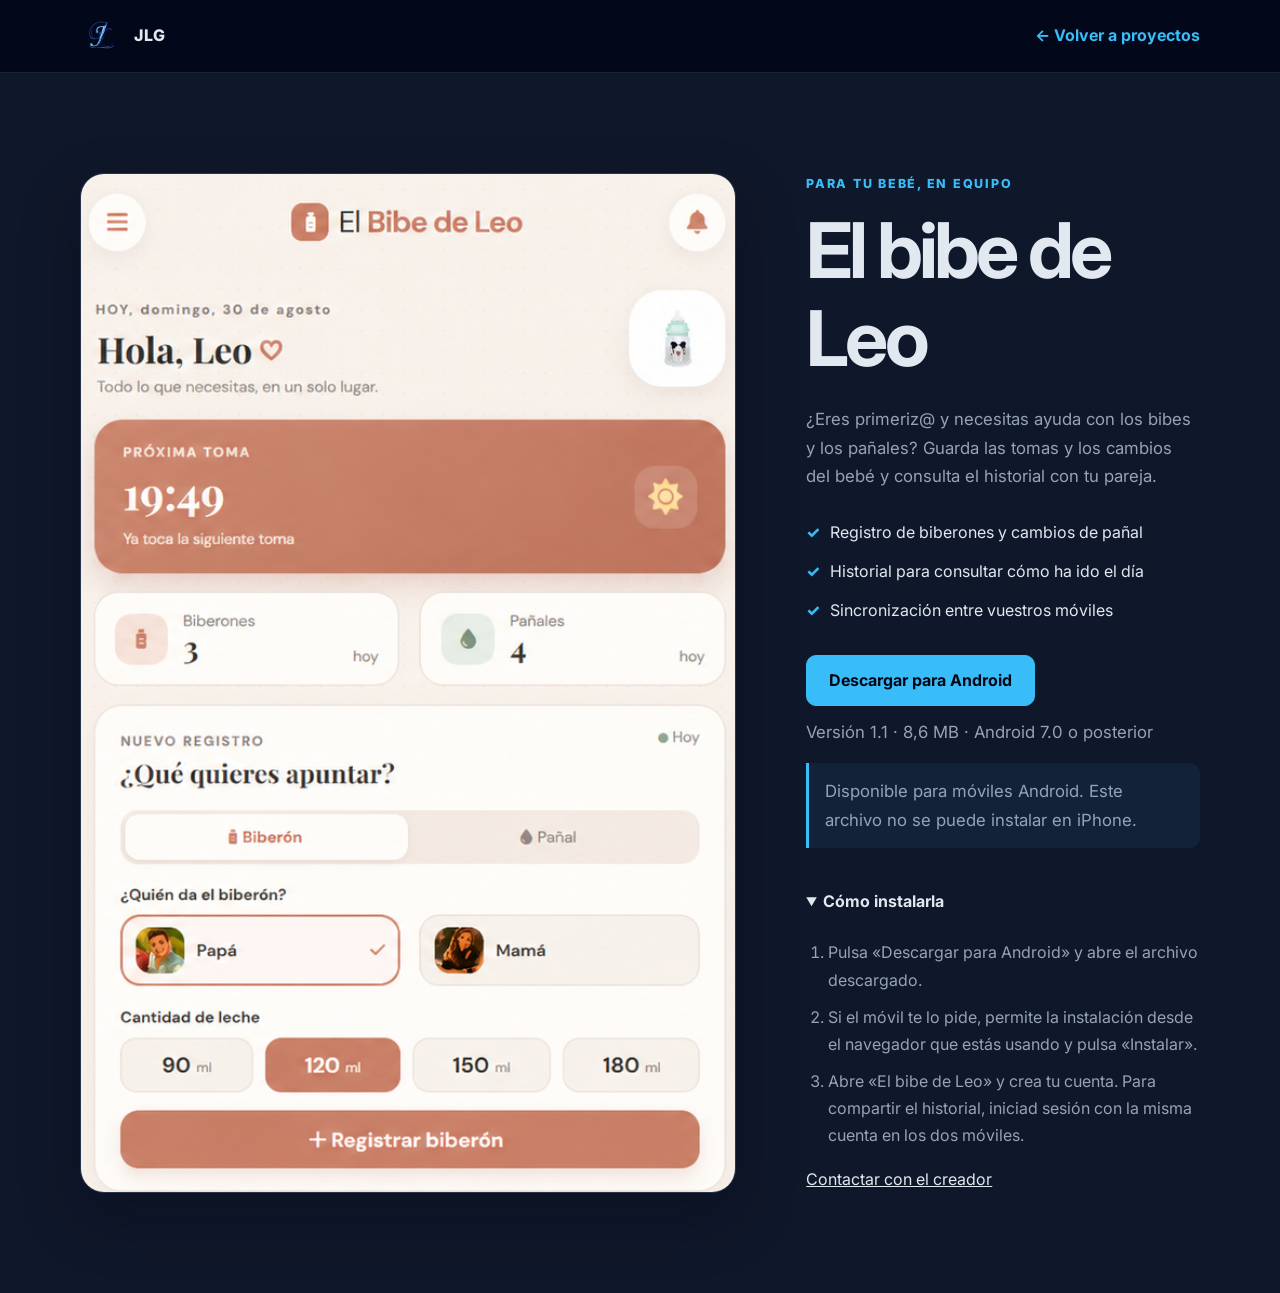
<file: apps/el-bibe-de-leo.html>
<!DOCTYPE html>
<html lang="es">
<head>
<meta charset="UTF-8">
<meta name="viewport" content="width=device-width, initial-scale=1.0">
<meta name="description" content="Descarga El bibe de Leo para Android y comparte con tu pareja el historial de biberones y pañales del bebé.">
<meta name="theme-color" content="#020617">
<title>Descargar El bibe de Leo | Jonatan López García</title>
<link rel="preconnect" href="https://fonts.googleapis.com">
<link rel="preconnect" href="https://fonts.gstatic.com" crossorigin>
<link href="https://fonts.googleapis.com/css2?family=Inter:wght@400;500;600;700;800&display=swap" rel="stylesheet">
<link rel="stylesheet" href="../style.css?v=5">
<link rel="icon" href="../Assets/favicon_io/favicon.ico" sizes="any">
<style>
.install-help{margin-top:32px}.install-help summary{cursor:pointer;font-weight:700;padding-block:8px}.install-help ol{padding-left:22px;color:var(--muted)}.install-help li{margin-block:10px}.download-meta{margin-top:12px;color:var(--muted);font-size:.88rem}@media(max-width:800px){.app-detail-copy{order:-1}}
</style>
</head>
<body class="app-preview-page">
<nav class="site-nav" aria-label="Navegación principal"><div class="nav-container"><a class="brand" href="../index.html#inicio"><img src="../Assets/img/logo_2-sin-fondo.png" alt="" width="44" height="44"><span>JLG</span></a><a class="project-link" href="../index.html#projects">← Volver a proyectos</a></div></nav>
<main class="app-detail"><article class="section-container app-detail-grid">
<div class="app-detail-image"><img src="../Assets/img/el-bibe-de-leo-preview.png" alt="Vista previa de El bibe de Leo" width="1672" height="941"></div>
<div class="app-detail-copy">
<p class="section-label">Para tu bebé, en equipo</p>
<h1>El bibe de Leo</h1>
<p>¿Eres primeriz@ y necesitas ayuda con los bibes y los pañales? Guarda las tomas y los cambios del bebé y consulta el historial con tu pareja.</p>
<ul class="app-feature-list"><li>Registro de biberones y cambios de pañal</li><li>Historial para consultar cómo ha ido el día</li><li>Sincronización entre vuestros móviles</li></ul>
<div class="app-detail-actions"><a class="button" href="../downloads/el-bibe-de-leo.apk?v=1.1" download="El-bibe-de-Leo.apk">Descargar para Android</a></div>
<p class="download-meta">Versión 1.1 · 8,6 MB · Android 7.0 o posterior</p>
<p class="app-detail-note">Disponible para móviles Android. Este archivo no se puede instalar en iPhone.</p>
<details class="install-help" open><summary>Cómo instalarla</summary><ol><li>Pulsa «Descargar para Android» y abre el archivo descargado.</li><li>Si el móvil te lo pide, permite la instalación desde el navegador que estás usando y pulsa «Instalar».</li><li>Abre «El bibe de Leo» y crea tu cuenta. Para compartir el historial, iniciad sesión con la misma cuenta en los dos móviles.</li></ol></details>
<a href="../index.html#contact">Contactar con el creador</a>
</div></article></main>
</body></html>
</file>
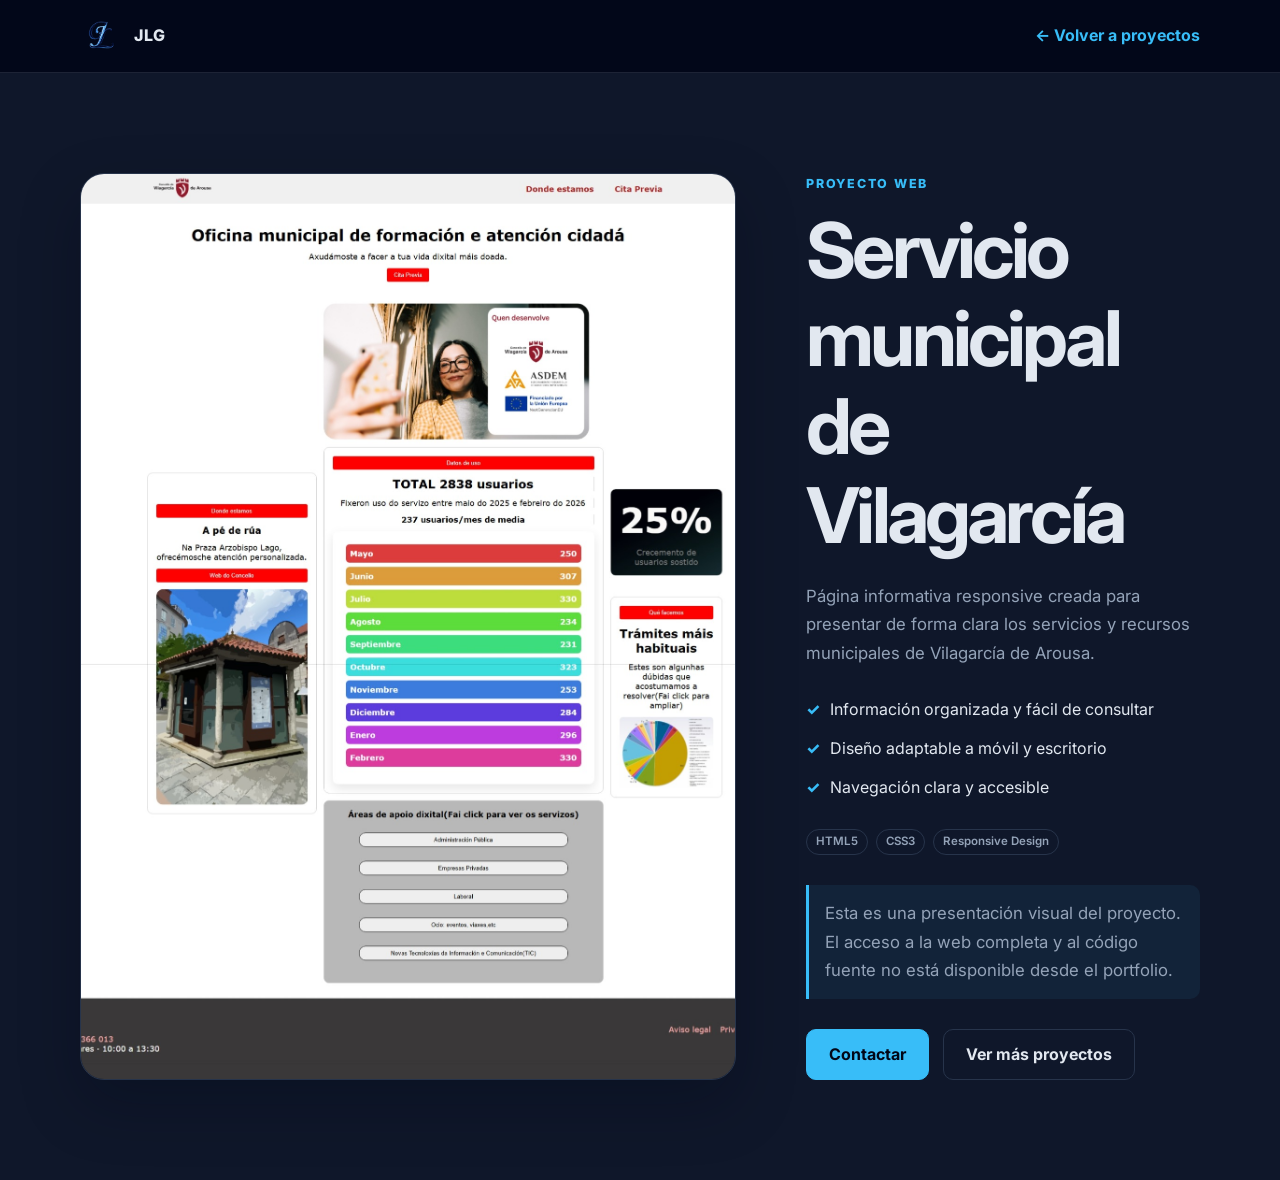
<file: projects/servicio-municipal-vilagarcia.html>
<!DOCTYPE html>
<html lang="es">
<head>
    <meta charset="UTF-8">
    <meta name="viewport" content="width=device-width, initial-scale=1.0">
    <meta name="description" content="Presentación del proyecto web Servicio municipal de Vilagarcía, desarrollado por Jonatan López García.">
    <meta name="theme-color" content="#020617">
    <title>Servicio municipal de Vilagarcía | Jonatan López García</title>
    <link rel="preconnect" href="https://fonts.googleapis.com">
    <link rel="preconnect" href="https://fonts.gstatic.com" crossorigin>
    <link href="https://fonts.googleapis.com/css2?family=Inter:wght@400;500;600;700;800&display=swap" rel="stylesheet">
    <link rel="stylesheet" href="../style.css?v=5">
    <link rel="icon" href="../Assets/favicon_io/favicon.ico" sizes="any">
</head>
<body class="project-preview-page">
    <nav class="site-nav" aria-label="Navegación principal"><div class="nav-container"><a class="brand" href="../index.html#inicio"><img src="../Assets/img/logo_2-sin-fondo.png" alt="" width="44" height="44"><span>JLG</span></a><a class="project-link" href="../index.html#projects">← Volver a proyectos</a></div></nav>
    <main class="app-detail"><article class="section-container app-detail-grid"><div class="app-detail-image"><img src="../Assets/img/captura oficina municipal vilagarcia.jpeg" alt="Vista previa del Servicio municipal de Vilagarcía" width="1763" height="1935"></div><div class="app-detail-copy"><p class="section-label">Proyecto web</p><h1>Servicio municipal de Vilagarcía</h1><p>Página informativa responsive creada para presentar de forma clara los servicios y recursos municipales de Vilagarcía de Arousa.</p><ul class="app-feature-list"><li>Información organizada y fácil de consultar</li><li>Diseño adaptable a móvil y escritorio</li><li>Navegación clara y accesible</li></ul><ul class="project-tech" aria-label="Tecnologías utilizadas"><li>HTML5</li><li>CSS3</li><li>Responsive Design</li></ul><p class="app-detail-note">Esta es una presentación visual del proyecto. El acceso a la web completa y al código fuente no está disponible desde el portfolio.</p><div class="app-detail-actions"><a class="button" href="../index.html#contact">Contactar</a><a class="button button-secondary" href="../index.html#projects">Ver más proyectos</a></div></div></article></main>
</body>
</html>
</file>
<file: style.css>
:root {
  --bg: #0f172a; --bg-deep: #020617; --surface: #111c33; --surface-light: #17233a;
  --border: #27344b; --text: #e2e8f0; --muted: #94a3b8; --accent: #38bdf8;
  --max-width: 1120px; --radius: 18px; --shadow: 0 24px 60px rgba(2, 6, 23, .28);
}
*, *::before, *::after { box-sizing: border-box; }
html { scroll-behavior: smooth; }
body { margin: 0; font-family: "Inter", system-ui, sans-serif; background: var(--bg); color: var(--text); line-height: 1.7; }
img { display: block; max-width: 100%; }
a { color: inherit; }
h1, h2, h3, p { margin-top: 0; }
h1, h2, h3 { line-height: 1.15; }
.skip-link { position: fixed; top: 12px; left: 12px; z-index: 200; padding: 10px 16px; border-radius: 8px; background: var(--accent); color: var(--bg-deep); font-weight: 700; text-decoration: none; transform: translateY(-150%); }
.skip-link:focus { transform: translateY(0); }
.section-container { width: min(calc(100% - 40px), var(--max-width)); margin-inline: auto; }
.site-nav { position: sticky; top: 0; z-index: 100; border-bottom: 1px solid rgba(148, 163, 184, .18); background: rgba(2, 6, 23, .88); backdrop-filter: blur(14px); }
.nav-container { width: min(calc(100% - 40px), var(--max-width)); min-height: 72px; margin-inline: auto; display: flex; align-items: center; justify-content: space-between; gap: 24px; }
.brand { display: inline-flex; align-items: center; gap: 10px; color: var(--text); font-weight: 800; letter-spacing: .04em; text-decoration: none; }
.brand img { width: 44px; height: 44px; }
.nav-links { display: flex; align-items: center; gap: clamp(18px, 3vw, 34px); }
.nav-links a { color: var(--muted); font-size: .92rem; font-weight: 600; text-decoration: none; transition: color 180ms ease; }
.nav-links a:hover, .nav-links a:focus-visible { color: var(--accent); }
.hero { min-height: calc(100vh - 72px); display: flex; flex-direction: column; align-items: center; justify-content: center; gap: 20px; padding-block: 64px 84px; text-align: center; }
.hero-copy { max-width: 820px; display: flex; flex-direction: column; align-items: center; }
.eyebrow, .section-label, .project-type { color: var(--accent); font-size: .78rem; font-weight: 800; letter-spacing: .14em; text-transform: uppercase; }
.hero h1 { max-width: 820px; margin-bottom: 24px; font-size: clamp(2.6rem, 6vw, 5rem); letter-spacing: -.055em; }
.hero-intro { max-width: 650px; margin-bottom: 32px; color: var(--muted); font-size: clamp(1.05rem, 2vw, 1.25rem); }
.hero-actions { display: flex; flex-wrap: wrap; gap: 14px; }
.hero-visual { position: relative; display: grid; place-items: center; }
.hero-visual::before { content: ""; position: absolute; width: 85%; aspect-ratio: 1; border-radius: 50%; background: rgba(56, 189, 248, .12); filter: blur(16px); }
.hero-visual img { position: relative; width: clamp(320px, 44vw, 540px); height: auto; filter: drop-shadow(0 22px 34px rgba(2, 6, 23, .4)); }
.button { display: inline-flex; min-height: 48px; align-items: center; justify-content: center; padding: 11px 22px; border: 1px solid var(--accent); border-radius: 10px; background: var(--accent); color: var(--bg-deep); font-weight: 700; text-decoration: none; transition: transform 180ms ease, background-color 180ms ease, border-color 180ms ease; }
.button:hover { transform: translateY(-2px); background: #7dd3fc; border-color: #7dd3fc; }
.button-secondary { background: transparent; color: var(--text); border-color: var(--border); }
.button-secondary:hover { background: var(--surface); border-color: var(--muted); }
.section { padding-block: clamp(88px, 12vw, 140px); scroll-margin-top: 70px; }
.section-about, .projects-section { border-block: 1px solid rgba(148, 163, 184, .14); background: var(--bg-deep); }
.about-grid { display: grid; grid-template-columns: minmax(0, 1.25fr) minmax(280px, .75fr); align-items: center; gap: clamp(48px, 9vw, 110px); }
.about-copy h2, .section-heading h2, .contact-card h2 { margin-bottom: 22px; font-size: clamp(2rem, 4vw, 3.4rem); letter-spacing: -.04em; }
.about-copy p:not(.section-label), .section-heading > p:last-child, .contact-card p:not(.section-label) { color: var(--muted); }
.portrait-wrap { align-self: end; overflow: hidden; border: 1px solid var(--border); border-radius: var(--radius); background: linear-gradient(145deg, var(--surface-light), var(--bg)); box-shadow: var(--shadow); }
.portrait-wrap img { width: 100%; height: auto; }
.section-heading { max-width: 720px; margin-bottom: 48px; }
.section-heading > p:last-child { max-width: 620px; margin-bottom: 0; }
#skills .section-heading, #projects .section-heading { margin-inline: auto; text-align: center; }
#skills .section-heading > p:last-child, #projects .section-heading > p:last-child { margin-inline: auto; }
.skills { position: relative; width: min(100%, 460px); aspect-ratio: 1; margin: 0 auto; padding: 0; list-style: none; }
.skill { position: absolute; left: 50%; top: 50%; translate: -50% -50%; width: max-content; max-width: 190px; padding: 14px 21px; border: 1px solid var(--border); border-radius: 999px; background: var(--surface); color: var(--text); font-size: 1rem; font-weight: 600; line-height: 1.25; text-align: center; opacity: 0; transform: translateY(28px) scale(.82); transition: border-color 180ms ease, color 180ms ease, box-shadow 180ms ease; }
.skill:nth-child(1) { left: 50%; top: 5%; }
.skill:nth-child(2) { left: 77%; top: 14%; }
.skill:nth-child(3) { left: 94%; top: 38%; }
.skill:nth-child(4) { left: 94%; top: 67%; }
.skill:nth-child(5) { left: 77%; top: 90%; }
.skill:nth-child(6) { left: 50%; top: 97%; }
.skill:nth-child(7) { left: 23%; top: 90%; }
.skill:nth-child(8) { left: 6%; top: 67%; }
.skill:nth-child(9) { left: 6%; top: 38%; }
.skill:nth-child(10) { left: 23%; top: 14%; }
.reveal.visible .skill {
  animation:
    skill-pop 800ms cubic-bezier(.2, .8, .2, 1.25) forwards,
    skill-glow 3.2s ease-in-out infinite;
  animation-delay:
    var(--skill-entry-delay, 120ms),
    var(--skill-glow-delay, 750ms);
}
.reveal.visible .skill:hover { color: var(--accent); border-color: var(--accent); box-shadow: 0 10px 24px rgba(56, 189, 248, .12); }
.projects-grid { display: grid; grid-template-columns: repeat(2, minmax(0, 1fr)); gap: 24px; }
.project-card { min-width: 0; overflow: hidden; border: 1px solid var(--border); border-radius: var(--radius); background: var(--surface); box-shadow: 0 12px 32px rgba(2, 6, 23, .14); transition: transform 220ms ease, border-color 220ms ease, box-shadow 220ms ease; }
.project-card.project-featured { border-color: rgba(56, 189, 248, .55); box-shadow: 0 16px 40px rgba(2, 6, 23, .2), 0 0 0 1px rgba(56, 189, 248, .08); }
.project-card:hover { transform: translateY(-6px); border-color: rgba(56, 189, 248, .68); box-shadow: var(--shadow); }
.project-preview, .project-image { height: 230px; overflow: hidden; }
.project-preview { display: grid; place-items: center; background: radial-gradient(circle at 30% 25%, rgba(56, 189, 248, .3), transparent 40%), linear-gradient(140deg, #172554, #082f49); }
.project-preview span { padding: 9px 14px; border: 1px solid rgba(255, 255, 255, .24); border-radius: 999px; background: rgba(2, 6, 23, .38); font-size: .82rem; font-weight: 700; letter-spacing: .06em; text-transform: uppercase; }
.project-image img { width: 100%; height: 100%; object-fit: cover; object-position: top; transition: transform 500ms ease; }
.project-card:hover .project-image img { transform: scale(1.025); }
.project-content { display: flex; height: calc(100% - 230px); flex-direction: column; padding: 26px; }
.featured-badge { align-self: flex-start; margin-bottom: 14px; padding: 6px 10px; border: 1px solid rgba(56, 189, 248, .48); border-radius: 999px; background: rgba(56, 189, 248, .09); color: var(--accent); font-size: .68rem; font-weight: 800; letter-spacing: .09em; text-transform: uppercase; }
.project-type { margin-bottom: 10px; font-size: .7rem; }
.project-content h3 { margin-bottom: 12px; font-size: 1.38rem; }
.project-content > p:not(.project-type) { min-height: 54px; margin-bottom: 22px; color: var(--muted); font-size: .94rem; }
.project-tech { display: flex; flex-wrap: wrap; gap: 8px; margin: 0 0 24px; padding: 0; list-style: none; }
.project-tech li { padding: 5px 9px; border: 1px solid var(--border); border-radius: 999px; color: var(--muted); font-size: .72rem; font-weight: 600; line-height: 1.2; }
.project-actions { display: flex; flex-wrap: wrap; align-items: center; gap: 12px 18px; margin-top: auto; }
.project-link.project-link-primary { padding: 8px 13px; border-radius: 8px; background: var(--accent); color: var(--bg-deep); text-decoration: none; }
.project-link.project-link-primary:hover { background: #7dd3fc; color: var(--bg-deep); text-decoration: none; }
.project-link, .contact-link, .footer-inner a { color: var(--accent); font-weight: 700; text-decoration: none; text-underline-offset: 4px; }
.project-link:hover, .contact-link:hover, .footer-inner a:hover { text-decoration: underline; }
.project-status { display: inline-flex; padding: 7px 11px; border: 1px solid var(--border); border-radius: 999px; color: var(--muted); font-size: .8rem; font-weight: 600; }
.contact-section { background: linear-gradient(180deg, var(--bg), var(--bg-deep)); }
.contact-card { display: grid; grid-template-columns: minmax(0, 1.4fr) minmax(240px, .6fr); align-items: center; gap: 60px; padding: clamp(32px, 6vw, 64px); border: 1px solid var(--border); border-radius: 24px; background: var(--surface); box-shadow: var(--shadow); }
.contact-card p:last-child { max-width: 650px; margin-bottom: 0; }
.contact-links { display: flex; flex-direction: column; align-items: flex-start; gap: 15px; }
footer { border-top: 1px solid rgba(148, 163, 184, .14); background: var(--bg-deep); color: var(--muted); }
.footer-inner { min-height: 100px; display: flex; align-items: center; justify-content: space-between; gap: 24px; }
.footer-inner p { margin: 0; }
.app-detail { min-height: calc(100vh - 72px); padding-block: clamp(56px, 9vw, 100px); }
.app-detail-grid { display: grid; grid-template-columns: minmax(0, 1.25fr) minmax(320px, .75fr); align-items: stretch; gap: clamp(36px, 6vw, 70px); }
.app-detail-image { overflow: hidden; min-height: 620px; border: 1px solid var(--border); border-radius: 24px; background: var(--surface); box-shadow: var(--shadow); }
.app-detail-image img { width: 100%; height: 100%; object-fit: cover; object-position: center; }
.project-preview-page .app-detail-image img { object-position: top center; }
.app-detail-copy { width: 100%; align-self: center; }
.app-detail-copy h1 { margin-bottom: 22px; font-size: clamp(2.5rem, 6vw, 4.8rem); letter-spacing: -.05em; }
.app-detail-copy > p:not(.section-label) { color: var(--muted); font-size: 1.05rem; }
.app-feature-list { display: grid; gap: 12px; margin: 28px 0; padding: 0; list-style: none; }
.app-feature-list li { position: relative; padding-left: 24px; color: var(--text); }
.app-feature-list li::before { content: "✓"; position: absolute; left: 0; color: var(--accent); font-weight: 800; }
.app-detail .project-tech { margin-bottom: 30px; }
.app-detail-note { padding: 14px 16px; border-left: 3px solid var(--accent); border-radius: 0 10px 10px 0; background: rgba(56, 189, 248, .07); }
.app-detail-actions { display: flex; flex-wrap: wrap; gap: 14px; margin-top: 30px; }
:focus-visible { outline: 3px solid var(--accent); outline-offset: 4px; }
.fade-in { animation: fade-in 700ms ease both; }
.hero-copy.fade-in { animation-delay: 180ms; }
.reveal { opacity: 0; transform: translateY(24px); transition: opacity 650ms ease, transform 650ms ease; }
.reveal.visible { opacity: 1; transform: translateY(0); }
@keyframes fade-in { from { opacity: 0; transform: translateY(18px); } to { opacity: 1; transform: translateY(0); } }
@keyframes skill-pop {
  0% { opacity: 0; transform: translateY(28px) scale(.82); }
  70% { opacity: 1; transform: translateY(-4px) scale(1.04); }
  100% { opacity: 1; transform: translateY(0) scale(1); }
}
@keyframes skill-glow {
  0%, 65%, 100% { border-color: var(--border); box-shadow: none; }
  78% { border-color: rgba(56, 189, 248, .9); box-shadow: 0 0 0 1px rgba(56, 189, 248, .18), 0 8px 24px rgba(56, 189, 248, .16); }
}
@media (max-width: 800px) {
  .about-grid, .contact-card, .app-detail-grid { grid-template-columns: 1fr; }
  .hero { min-height: auto; padding-block: 72px 90px; }
  .about-grid { gap: 44px; }
  .portrait-wrap { max-width: 480px; margin-inline: auto; }
  .projects-grid { grid-template-columns: 1fr; }
  .contact-card { gap: 30px; }
  .app-detail-image { width: 100%; min-height: 0; aspect-ratio: 4 / 3; }
}
@media (max-width: 620px) {
  .section-container, .nav-container { width: min(calc(100% - 28px), var(--max-width)); }
  .site-nav { position: static; }
  .nav-container { min-height: auto; padding-block: 14px; align-items: flex-start; }
  .brand span { display: none; }
  .nav-links { justify-content: flex-end; flex-wrap: wrap; gap: 8px 16px; }
  .nav-links a { font-size: .8rem; }
  .hero { padding-block: 64px 80px; }
  .hero h1 { font-size: clamp(2.45rem, 12vw, 3.7rem); }
  .section { padding-block: 80px; }
  .skills { width: min(100%, 320px); }
  .skill { max-width: 122px; padding: 10px 13px; font-size: .8rem; }
  .skill:nth-child(3), .skill:nth-child(4) { left: 88%; }
  .skill:nth-child(8), .skill:nth-child(9) { left: 12%; }
  .project-preview, .project-image { height: 190px; }
  .project-content { height: calc(100% - 190px); padding: 22px; }
  .project-content > p:not(.project-type) { min-height: 0; }
  .contact-card { padding: 28px 22px; }
  .footer-inner { padding-block: 28px; flex-direction: column; align-items: flex-start; gap: 8px; }
}
@media (prefers-reduced-motion: reduce) {
  html { scroll-behavior: auto; }
  .fade-in { animation: none; }
  .reveal { opacity: 1; transform: none; transition: none; }
  .skill { opacity: 1; transform: none; }
  .reveal.visible .skill {
    animation: skill-glow 3.2s ease-in-out infinite;
    animation-delay: var(--skill-glow-delay, 750ms);
  }
}
</file>
